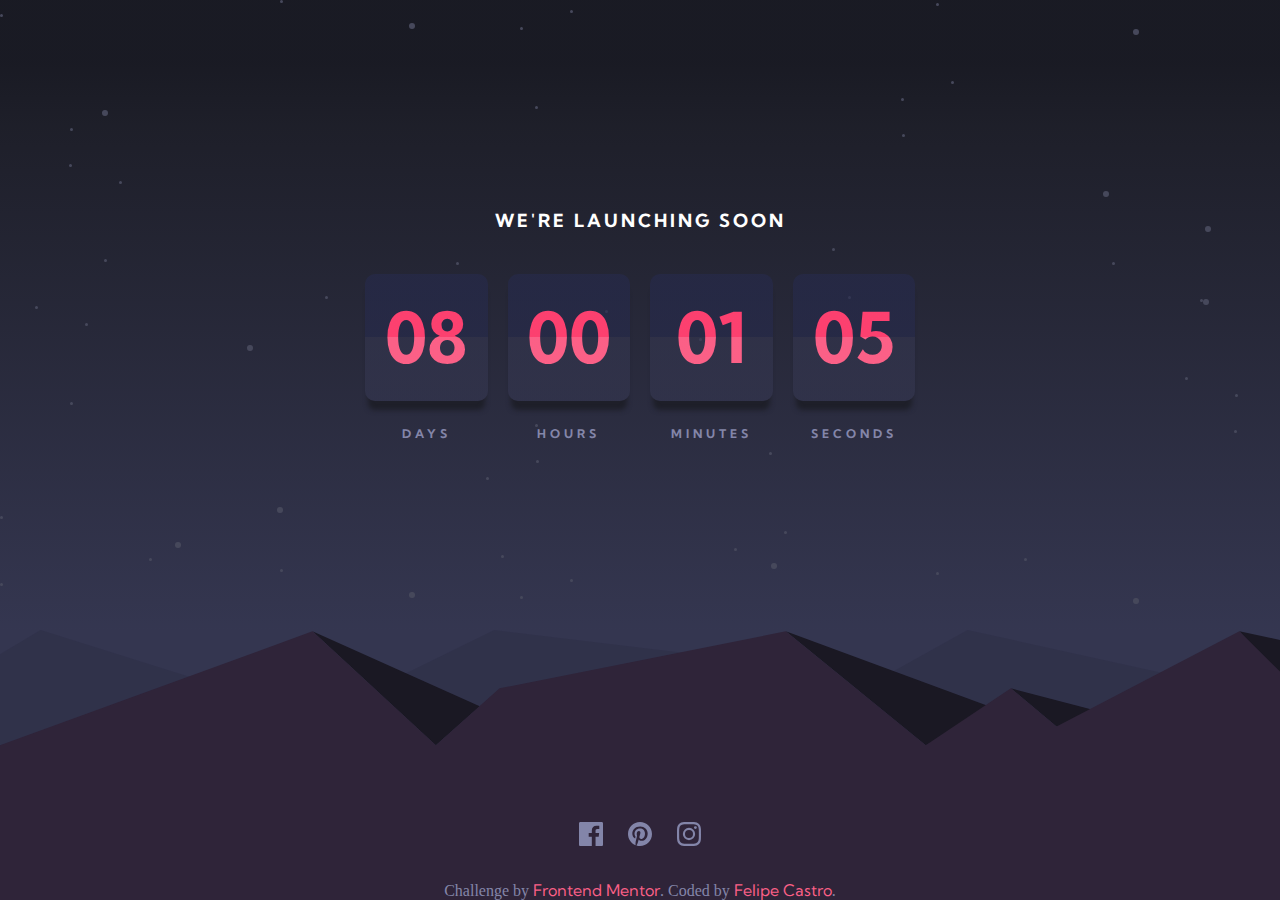
<file: index.html>
<!DOCTYPE html>
<html lang="en">
<head>
  <meta charset="UTF-8">
  <meta name="viewport" content="width=device-width, initial-scale=1.0"> <!-- displays site properly based on user's device -->

  <link rel="icon" type="image/png" sizes="32x32" href="./images/favicon-32x32.png">
  
  <title>Frontend Mentor | Launch countdown timer</title>

  <link rel="stylesheet" href="style.css">
  <link rel="preconnect" href="https://fonts.googleapis.com">
<link rel="preconnect" href="https://fonts.gstatic.com" crossorigin>
<link href="https://fonts.googleapis.com/css2?family=Kumbh+Sans:wght@400;700&display=swap" rel="stylesheet">

  <!-- Feel free to remove these styles or customise in your own stylesheet 👍 -->
  
</head>
<body onload="startCount()">
  <div id="content-p">
    <div class="titulo">
      <h1> We're launching soon</h1>
    </div>
    <div class="temporizador">
      <div class="content">
        <div id="con-day" class="sub-con ">
          <h2 id="days">
            08
          </h2>
        </div>
        <h3>
          Days
        </h3>
      </div>
      <div class="content">
        <div id="con-ho" class="sub-con">
          <h2 id="hours">
            00
          </h2>
        </div>
        <h3>
          hours
        </h3>
      </div>
      <div class="content">
        <div id="con-min" class="sub-con">
          <h2 id="minutes">
            01
          </h2>
        </div>
        <h3>
          minutes
        </h3>
      </div>
      <div class="content">
        <div id="con-seg" class="sub-con">
          <h2 id="segundos">
            05
          </h2>
        </div>
        <h3>
          seconds
        </h3>
      </div>
  
    </div>
  </div>
  
<div id="footer">
  <div id="icons">
    <div class="icon">
      <img id="face" src="images/icon-facebook.svg" alt="">
    </div>
    <div class="icon">
      <img id="pin" src="images/icon-pinterest.svg" alt="">
    </div>
    <div class="icon">
      <a href="https://www.instagram.com/felipe_caos/">
        <img src="images/icon-instagram.svg" alt="">
      </a>
    </div>
  </div>

  <div class="attribution">
    Challenge by <a href="https://www.frontendmentor.io?ref=challenge" target="_blank">Frontend Mentor</a>. 
    Coded by <a href="https://www.instagram.com/felipe_caos/">Felipe Castro</a>.
  </div>
</div>
  <script src="app.js"></script>
</body>
</html>
</file>
<file: style.css>
body{
    margin: 0;
    padding: 0;
    height: 100vh;
    background-size: 100% 100%;
    background-repeat: no-repeat;

}
#content-p{
    height: 70%;
    display: flex;
    flex-direction: column;
    justify-content: center;
    align-items: center;
    background-image:url("images/bg-stars.svg"),linear-gradient(hsl(234, 17%, 12%) 10%,hsl(235, 16%, 14%) 20%,hsl(236, 21%, 26%));
   
}
.titulo h1{
    font-family: 'Kumbh Sans', sans-serif;
    color: hsl(0, 0%, 100%);
    text-transform: uppercase;
    font-weight: 700;
    font-size: 18px;
    letter-spacing: 3px;
    padding-top: 20px;
}

.temporizador{
    width: 550px;
    display: grid;
    grid-template-columns: 1fr 1fr 1fr 1fr;
    column-gap: 20px;
    padding-top: 30px;
}
.sub-con{
    
    width:100%;
    border-radius: 10px;
    background-image: linear-gradient(rgba(38, 42, 77, 0.6) 50%,hsl(236, 21%, 26%,0.6) 50%);
    -webkit-box-shadow: 0px 12px 5px -3px #1E1F29; 
    box-shadow: 0px 12px 5px -3px #1E1F29;
    margin-bottom: 25px;
    perspective: 800px;

}
.sub-con:hover{
    animation:rota 0.5s ease-in;
}
@keyframes rota{
    0%{
        transform: rotateX(0deg);
     
    }
    to{
        
        transform: rotateX(-180deg);
    }
}
.content h3{
    text-align: center;
    font-family: 'Kumbh Sans', sans-serif;
    color: hsl(237, 18%, 59%) ;
    text-transform: uppercase;
    font-size: 12px;
    letter-spacing: 4px;
    font-weight: 700;
}



.sub-con h2{
    font-family: 'Kumbh Sans', sans-serif;
    color: transparent;
    font-size: 70px;
    background-clip: text;
    background-image: linear-gradient(hsl(345, 97%, 62%) 50%,hsl(345, 95%, 68%) 50%);
    background-size: 100% 100%;
    background-repeat: no-repeat;
    -webkit-background-clip: text;
    text-align: center;
    margin: 0%;
    padding: 20px 15px;
    
}

#footer{
    margin-top: 0px;
    display: flex;
    flex-direction: column;
    justify-content: flex-end;
    align-items: center;
    height: 30%;
    width: 100%;
    background-image: url("images/pattern-hills.svg");
    background-size: 100% 100%;
    background-repeat: no-repeat;
    background-color: hsl(236, 21%, 26%);
}

#icons{
    display: flex;
    flex-direction: row;
    gap: 25px;
    padding:40px 0 0 0;
}
.icon:hover{
    cursor: pointer;
    filter: invert(69%) sepia(45%) saturate(6996%) hue-rotate(313deg) brightness(105%) contrast(97%);
}
.attribution{
    margin-top: 30px;
    text-align: center;
    color: hsl(237, 18%, 59%) ;
    padding: 0 15%;
}

.attribution a{
    width: 100%;
    color:hsl(345, 95%, 68%) ;
    text-decoration: none;
    cursor: pointer;
    font-family: 'Kumbh Sans', sans-serif;
}
@media(max-width:767px){
    .titulo h1{
        font-size: 01.2rem;
        text-align: center;
        padding: 0 40px;
    }
    .temporizador{
        width: auto!important;
        
        column-gap: 10px;
        padding: 30px 10px;
    }
    .content h2{
        font-size: 2.5rem!important;
    }
    .content h3{
        font-size: 0.5rem!important;
    }
    #footer{
        width: 100%!important;
        background-size: cover;
        background-position: 85%  ;
    }
}
</file>
